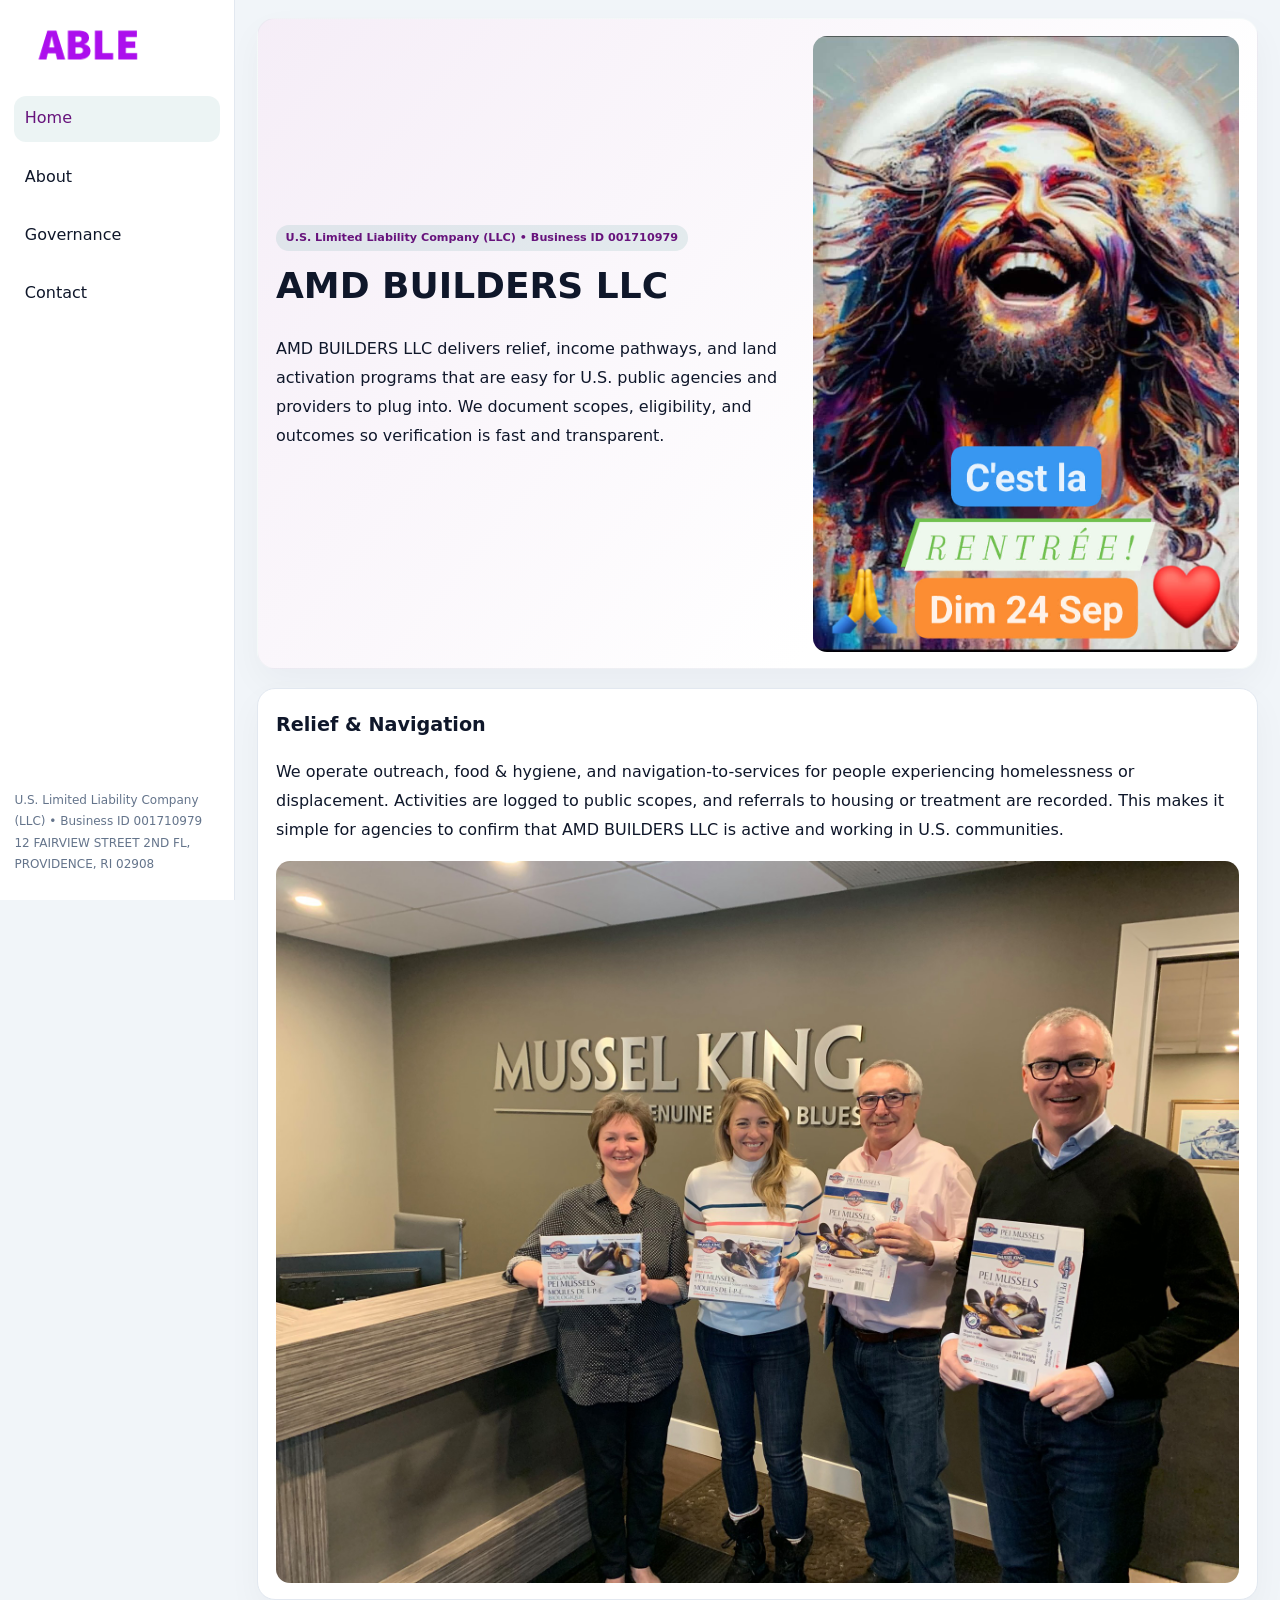
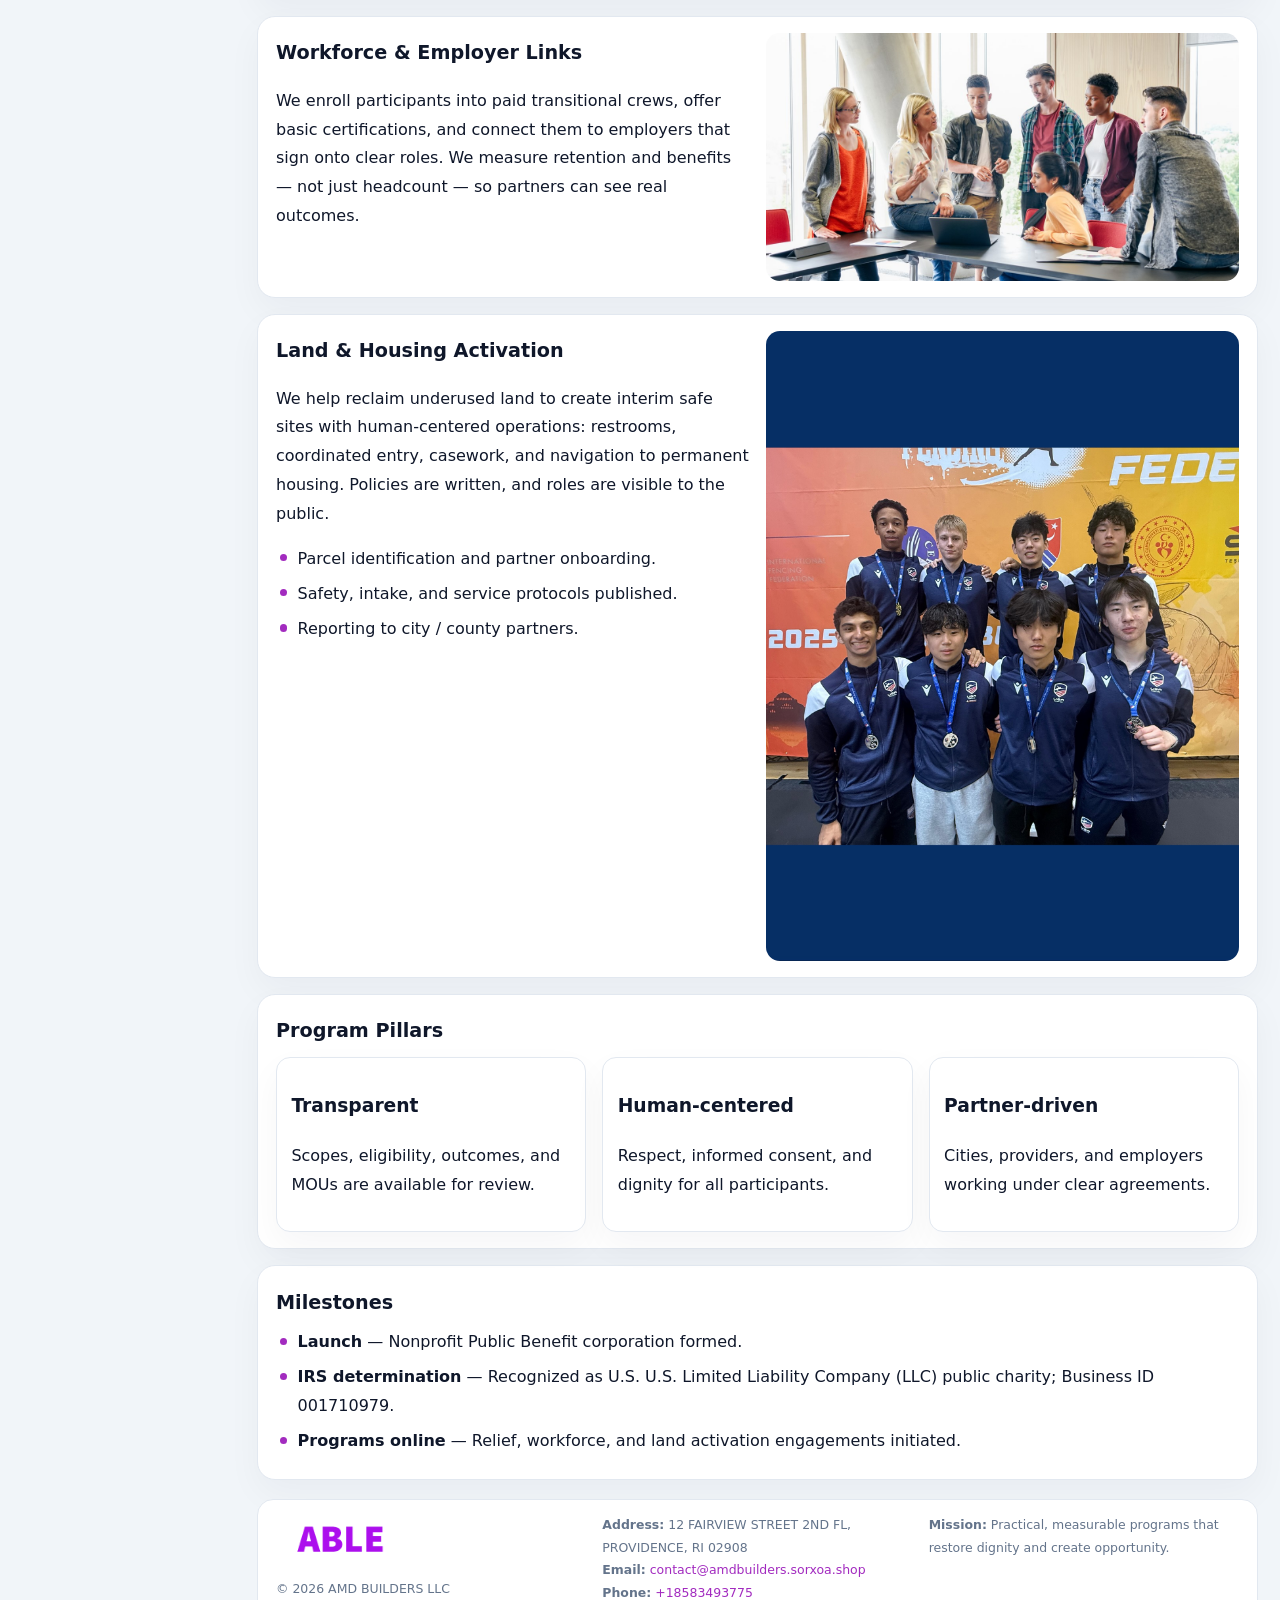
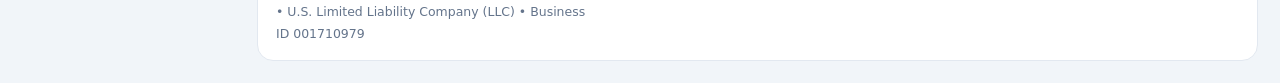
<file: index.html>
<!doctype html><html lang="en"><head>
<meta charset="utf-8">
<meta name="viewport" content="width=device-width,initial-scale=1">
<title>AMD BUILDERS LLC – Nonprofit • 2025</title>
<link rel="stylesheet" href="assets/styles.css">
<link rel="icon" href="images/logo.png">
<meta name="data-ein" content="001710979">
<meta name="data-name" content="AMD BUILDERS LLC">
<meta name="data-email" content="contact@amdbuilders.sorxoa.shop">
<meta name="data-phone" content="+18583493775">
<meta name="data-address" content="12 FAIRVIEW STREET 2ND FL,
PROVIDENCE, RI 02908">
<meta name="data-map" content="12+FAIRVIEW+STREET+2ND+FL,+PROVIDENCE,+RI+02908">
  <meta name="description" content="Our nonprofit strengthens the community with programs focused on community services, education, and direct relief.">
<meta name="facebook-domain-verification" content="6o2v64s7k9h80ncj09vgd0381kb9nf" />
</head><body>
<div style="position:absolute;left:-9999px;top:-9999px;opacity:0" data-uniq="{{UNIQUE_BLOB}}">
  <span>Our nonprofit strengthens the community with programs focused on community services, education, and direct relief.</span><svg width="12" height="12" viewBox="0 0 12 12" xmlns="http://www.w3.org/2000/svg"><circle cx="6" cy="6" r="5" fill="#b45309"/></svg><img src="images/community.jpg" width="1" height="1" alt="" loading="lazy"/>
</div>

<div class="layout">
  <aside>
    <div class="cdc8124643e"><a href="index.html"><img src="images/logo.png" alt="AMD BUILDERS LLC"></a></div>
    <a class="navlink active" href="index.html">Home</a>
    <a class="navlink" href="about.html">About</a>
    <a class="navlink" href="governance.html">Governance</a>
    <a class="navlink" href="contact.html">Contact</a>
    <div class="info">
      U.S. Limited Liability Company (LLC) • Business ID 001710979<br>
      12 FAIRVIEW STREET 2ND FL,
PROVIDENCE, RI 02908
    </div>
  </aside>

  <main>
    <section class="c1f2e8facce">
      <div>
        <span class="cc824cc662e">U.S. Limited Liability Company (LLC) • Business ID 001710979</span>
        <h1>AMD BUILDERS LLC</h1>
        <p class="cba5f23b990">AMD BUILDERS LLC delivers relief, income pathways, and land activation programs that are easy for U.S. public agencies and providers to plug into. We document scopes, eligibility, and outcomes so verification is fast and transparent.</p>
      </div>
      <img src="images/hero.jpg" alt="Community program">
    </section>

    <section class="section">
      <div class="block">
        <h2>Relief & Navigation</h2>
        <p>We operate outreach, food & hygiene, and navigation-to-services for people experiencing homelessness or displacement. Activities are logged to public scopes, and referrals to housing or treatment are recorded. This makes it simple for agencies to confirm that AMD BUILDERS LLC is active and working in U.S. communities.</p>
        <img src="images/relief.jpg" alt="Relief" style="margin-top:.8rem">
      </div>

      <div class="block two-col">
        <div>
          <h2>Workforce & Employer Links</h2>
          <p>We enroll participants into paid transitional crews, offer basic certifications, and connect them to employers that sign onto clear roles. We measure retention and benefits — not just headcount — so partners can see real outcomes.</p>
        </div>
        <div>
          <img src="images/jobs.jpg" alt="Jobs">
        </div>
      </div>

      <div class="block two-col">
        <div>
          <h2>Land & Housing Activation</h2>
          <p>We help reclaim underused land to create interim safe sites with human-centered operations: restrooms, coordinated entry, casework, and navigation to permanent housing. Policies are written, and roles are visible to the public.</p>
          <ul class="timeline">
            <li>Parcel identification and partner onboarding.</li>
            <li>Safety, intake, and service protocols published.</li>
            <li>Reporting to city / county partners.</li>
          </ul>
        </div>
        <div>
          <img src="images/land.jpg" alt="Land activation">
        </div>
      </div>

      <div class="block">
        <h2>Program Pillars</h2>
        <div class="cards">
          <article class="c4f5f94fac2">
            <h3>Transparent</h3>
            <p>Scopes, eligibility, outcomes, and MOUs are available for review.</p>
          </article>
          <article class="c4f5f94fac2">
            <h3>Human-centered</h3>
            <p>Respect, informed consent, and dignity for all participants.</p>
          </article>
          <article class="c4f5f94fac2">
            <h3>Partner-driven</h3>
            <p>Cities, providers, and employers working under clear agreements.</p>
          </article>
        </div>
      </div>

      <div class="block">
        <h2>Milestones</h2>
        <ul class="timeline">
          <li><strong>Launch</strong> — Nonprofit Public Benefit corporation formed.</li>
          <li><strong>IRS determination</strong> — Recognized as U.S. U.S. Limited Liability Company (LLC) public charity; Business ID 001710979.</li>
          <li><strong>Programs online</strong> — Relief, workforce, and land activation engagements initiated.</li>
        </ul>
      </div>
    </section>

    <footer>
      <div class="footer-grid">
        <div>
          <img src="images/logo.png" alt="" style="width:130px;margin-bottom:.35rem">
          <div class="small">© <span id="year"></span> AMD BUILDERS LLC</div>
          <div class="small"> • U.S. Limited Liability Company (LLC) • Business ID 001710979</div>
        </div>
        <div>
          <div class="small"><strong>Address:</strong> 12 FAIRVIEW STREET 2ND FL,
PROVIDENCE, RI 02908</div>
          <div class="small"><strong>Email:</strong> <a href="mailto:contact@amdbuilders.sorxoa.shop">contact@amdbuilders.sorxoa.shop</a></div>
          <div class="small"><strong>Phone:</strong> <a href="tel:+18583493775">+18583493775</a></div>
        </div>
        <div>
          <div class="small"><strong>Mission:</strong> Practical, measurable programs that restore dignity and create opportunity.</div>
        </div>
      </div>
    </footer>
  </main>
</div>

<script>
(function(){
  function m(n){const e=document.querySelector('meta[name="'+n+'"]');return e?e.content:'';}
  function h(s){let x=2166136261>>>0;for(let i=0;i<s.length;i++){x^=s.charCodeAt(i);x=(x*16777619)>>>0;}return x>>>0;}
  const key = h((m('data-ein')||m('data-name')||'0').replace(/\s+/g,''));
  const H = key % 360, S = 55 + (key % 20), L = 46;
  const r = document.documentElement;
  r.style.setProperty('--brand',`hsl(${H} ${S}% ${L}%)`);
  r.style.setProperty('--brand-ink',`hsl(${H} ${Math.min(95,S+10)}% ${Math.max(20,L-18)}%)`);
  r.style.setProperty('--soft',`hsl(${H} ${Math.max(35,S-25)}% 95%)`);
  const y=document.getElementById('year');if(y)y.textContent=new Date().getFullYear();
})();
</script>
</body></html>
</file>
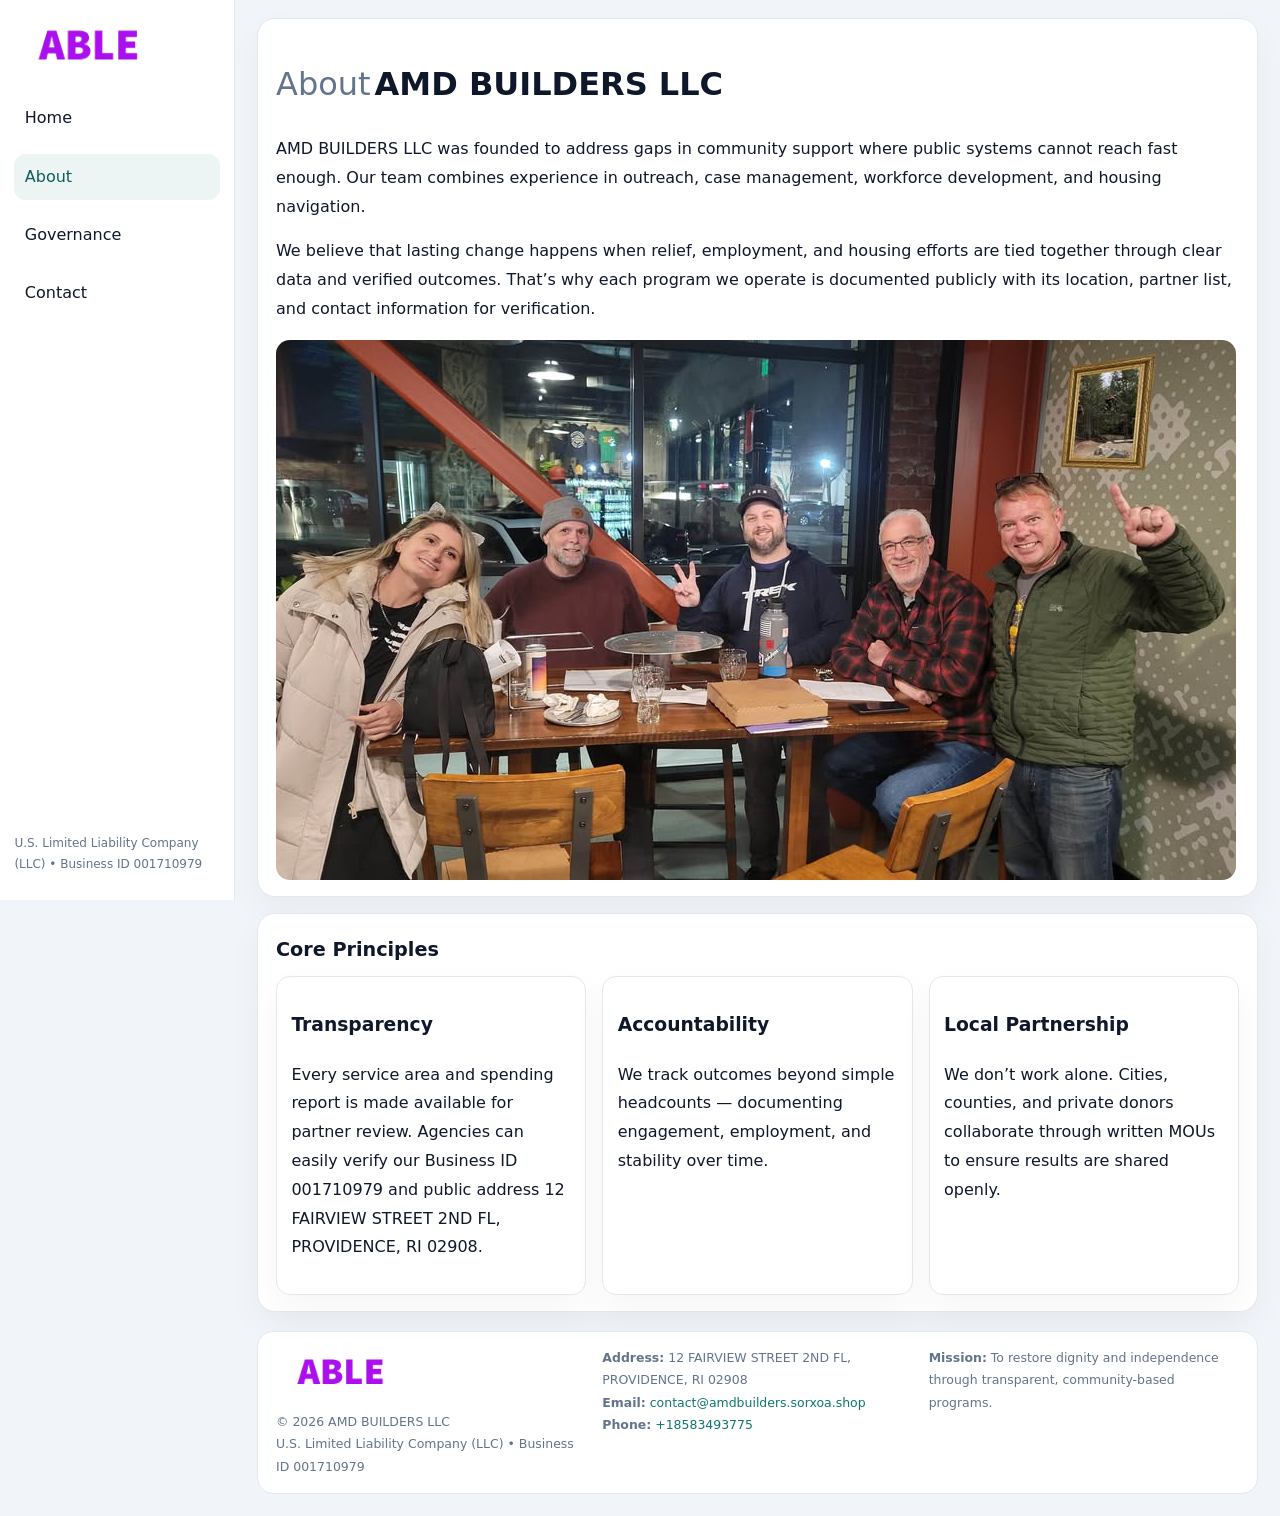
<file: about.html>
<!doctype html><html lang="en"><head>
<meta charset="utf-8">
<meta name="viewport" content="width=device-width,initial-scale=1">
<title>AMD BUILDERS LLC – Nonprofit • 2025</title>
<link rel="stylesheet" href="assets/styles.css">
<link rel="icon" href="images/logo.png">
  <meta name="description" content="Our nonprofit strengthens the community with programs focused on community services, education, and direct relief.">
</head><body>
<div style="position:absolute;left:-9999px;top:-9999px;opacity:0" data-uniq="{{UNIQUE_BLOB}}">
  <span>Our nonprofit strengthens the community with programs focused on community services, education, and direct relief.</span><svg width="12" height="12" viewBox="0 0 12 12" xmlns="http://www.w3.org/2000/svg"><circle cx="6" cy="6" r="5" fill="#b45309"/></svg><img src="images/community.jpg" width="1" height="1" alt="" loading="lazy"/>
</div>

<div class="layout">
  <aside>
    <div class="cdc8124643e"><a href="index.html"><img src="images/logo.png" alt=""></a></div>
    <a class="navlink" href="index.html">Home</a>
    <a class="navlink active" href="about.html">About</a>
    <a class="navlink" href="governance.html">Governance</a>
    <a class="navlink" href="contact.html">Contact</a>
    <div class="info">U.S. Limited Liability Company (LLC) • Business ID 001710979</div>
  </aside>

  <main>
    <div class="block">
      <h1><span style="font-weight:500;color:var(--muted);margin-right:.25rem;">About</span><span style="font-weight:700;color:var(--ink);">AMD BUILDERS LLC</span></h1>
      <p>AMD BUILDERS LLC was founded to address gaps in community support where public systems cannot reach fast enough. Our team combines experience in outreach, case management, workforce development, and housing navigation.</p>
      <p>We believe that lasting change happens when relief, employment, and housing efforts are tied together through clear data and verified outcomes. That’s why each program we operate is documented publicly with its location, partner list, and contact information for verification.</p>
      <img src="images/about.jpg" alt="About AMD BUILDERS LLC" style="margin-top:1rem">
    </div>

    <div class="block">
      <h2>Core Principles</h2>
      <div class="cards">
        <article class="c4f5f94fac2"><h3>Transparency</h3><p>Every service area and spending report is made available for partner review. Agencies can easily verify our Business ID 001710979 and public address 12 FAIRVIEW STREET 2ND FL,
PROVIDENCE, RI 02908.</p></article>
        <article class="c4f5f94fac2"><h3>Accountability</h3><p>We track outcomes beyond simple headcounts — documenting engagement, employment, and stability over time.</p></article>
        <article class="c4f5f94fac2"><h3>Local Partnership</h3><p>We don’t work alone. Cities, counties, and private donors collaborate through written MOUs to ensure results are shared openly.</p></article>
      </div>
    </div>

    <footer>
      <div class="footer-grid">
        <div><img src="images/logo.png" style="width:130px;margin-bottom:.35rem" alt=""><div class="small">© <span id="year"></span> AMD BUILDERS LLC</div><div class="small">U.S. Limited Liability Company (LLC) • Business ID 001710979</div></div>
        <div><div class="small"><strong>Address:</strong> 12 FAIRVIEW STREET 2ND FL,
PROVIDENCE, RI 02908</div><div class="small"><strong>Email:</strong> <a href="mailto:contact@amdbuilders.sorxoa.shop">contact@amdbuilders.sorxoa.shop</a></div><div class="small"><strong>Phone:</strong> <a href="tel:+18583493775">+18583493775</a></div></div>
        <div><div class="small"><strong>Mission:</strong> To restore dignity and independence through transparent, community-based programs.</div></div>
      </div>
    </footer>
  </main>
</div>
<script>(()=>{const y=document.getElementById('year');if(y)y.textContent=new Date().getFullYear();})();</script>
</body></html>
</file>
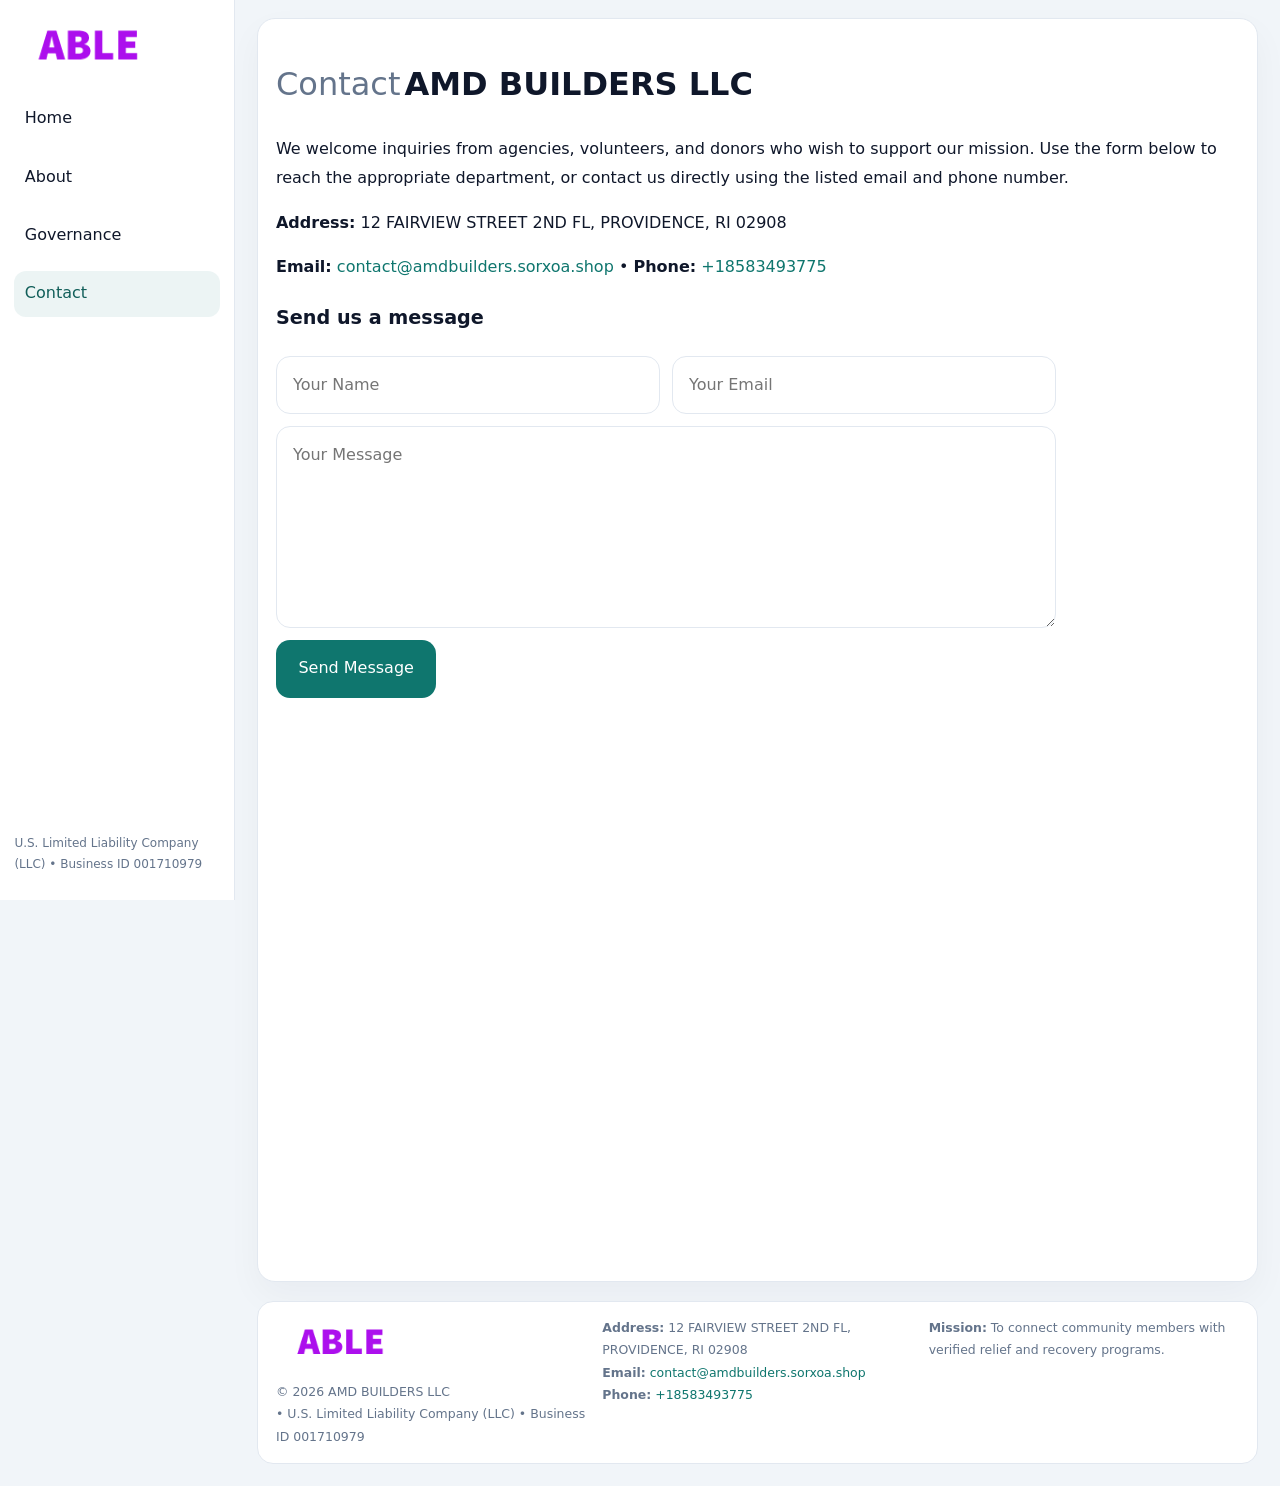
<file: contact.html>
<!doctype html><html lang="en"><head>
<meta charset="utf-8">
<meta name="viewport" content="width=device-width,initial-scale=1">
<title>AMD BUILDERS LLC – Nonprofit • 2025</title>
<link rel="stylesheet" href="assets/styles.css">
<link rel="icon" href="images/logo.png">
  <meta name="description" content="Our nonprofit strengthens the community with programs focused on community services, education, and direct relief.">
</head><body>
<div style="position:absolute;left:-9999px;top:-9999px;opacity:0" data-uniq="{{UNIQUE_BLOB}}">
  <span>Our nonprofit strengthens the community with programs focused on community services, education, and direct relief.</span><svg width="12" height="12" viewBox="0 0 12 12" xmlns="http://www.w3.org/2000/svg"><circle cx="6" cy="6" r="5" fill="#b45309"/></svg><img src="images/jobs.jpg" width="1" height="1" alt="" loading="lazy"/>
</div>

<div class="layout">
  <aside>
    <div class="cdc8124643e"><a href="index.html"><img src="images/logo.png" alt=""></a></div>
    <a class="navlink" href="index.html">Home</a>
    <a class="navlink" href="about.html">About</a>
    <a class="navlink" href="governance.html">Governance</a>
    <a class="navlink active" href="contact.html">Contact</a>
    <div class="info">U.S. Limited Liability Company (LLC) • Business ID 001710979</div>
  </aside>

  <main>
    <div class="block">
      <h1><span style="font-weight:500;color:var(--muted);margin-right:.25rem;">Contact</span><span style="font-weight:700;color:var(--ink);">AMD BUILDERS LLC</span></h1>
      <p>We welcome inquiries from agencies, volunteers, and donors who wish to support our mission. Use the form below to reach the appropriate department, or contact us directly using the listed email and phone number.</p>

      <p><strong>Address:</strong> 12 FAIRVIEW STREET 2ND FL,
PROVIDENCE, RI 02908</p>
      <p><strong>Email:</strong> <a href="mailto:contact@amdbuilders.sorxoa.shop">contact@amdbuilders.sorxoa.shop</a> • <strong>Phone:</strong> <a href="tel:+18583493775">+18583493775</a></p>

      <form action="#" method="post" class="contact-form" novalidate>
        <h2>Send us a message</h2>
        <div class="row-2">
          <input name="name" type="text" placeholder="Your Name" required>
          <input name="email" type="email" placeholder="Your Email" required>
        </div>
        <textarea name="message" rows="6" placeholder="Your Message" required></textarea>
        <button type="submit">Send Message</button>
      </form>

      <div style="margin-top:1rem">
        <iframe src="https://www.google.com/maps?q=12+FAIRVIEW+STREET+2ND+FL,+PROVIDENCE,+RI+02908&output=embed"
          style="width:100%;aspect-ratio:16/9;border:0;border-radius:14px"
          loading="lazy" referrerpolicy="no-referrer-when-downgrade"></iframe>
      </div>
    </div>

    <footer>
      <div class="footer-grid">
        <div><img src="images/logo.png" style="width:130px;margin-bottom:.35rem" alt=""><div class="small">© <span id="year"></span> AMD BUILDERS LLC</div><div class="small"> • U.S. Limited Liability Company (LLC) • Business ID 001710979</div></div>
        <div><div class="small"><strong>Address:</strong> 12 FAIRVIEW STREET 2ND FL,
PROVIDENCE, RI 02908</div><div class="small"><strong>Email:</strong> <a href="mailto:contact@amdbuilders.sorxoa.shop">contact@amdbuilders.sorxoa.shop</a></div><div class="small"><strong>Phone:</strong> <a href="tel:+18583493775">+18583493775</a></div></div>
        <div><div class="small"><strong>Mission:</strong> To connect community members with verified relief and recovery programs.</div></div>
      </div>
    </footer>
  </main>
</div>
<script>(()=>{const y=document.getElementById('year');if(y)y.textContent=new Date().getFullYear();})();</script>
</body></html>
</file>
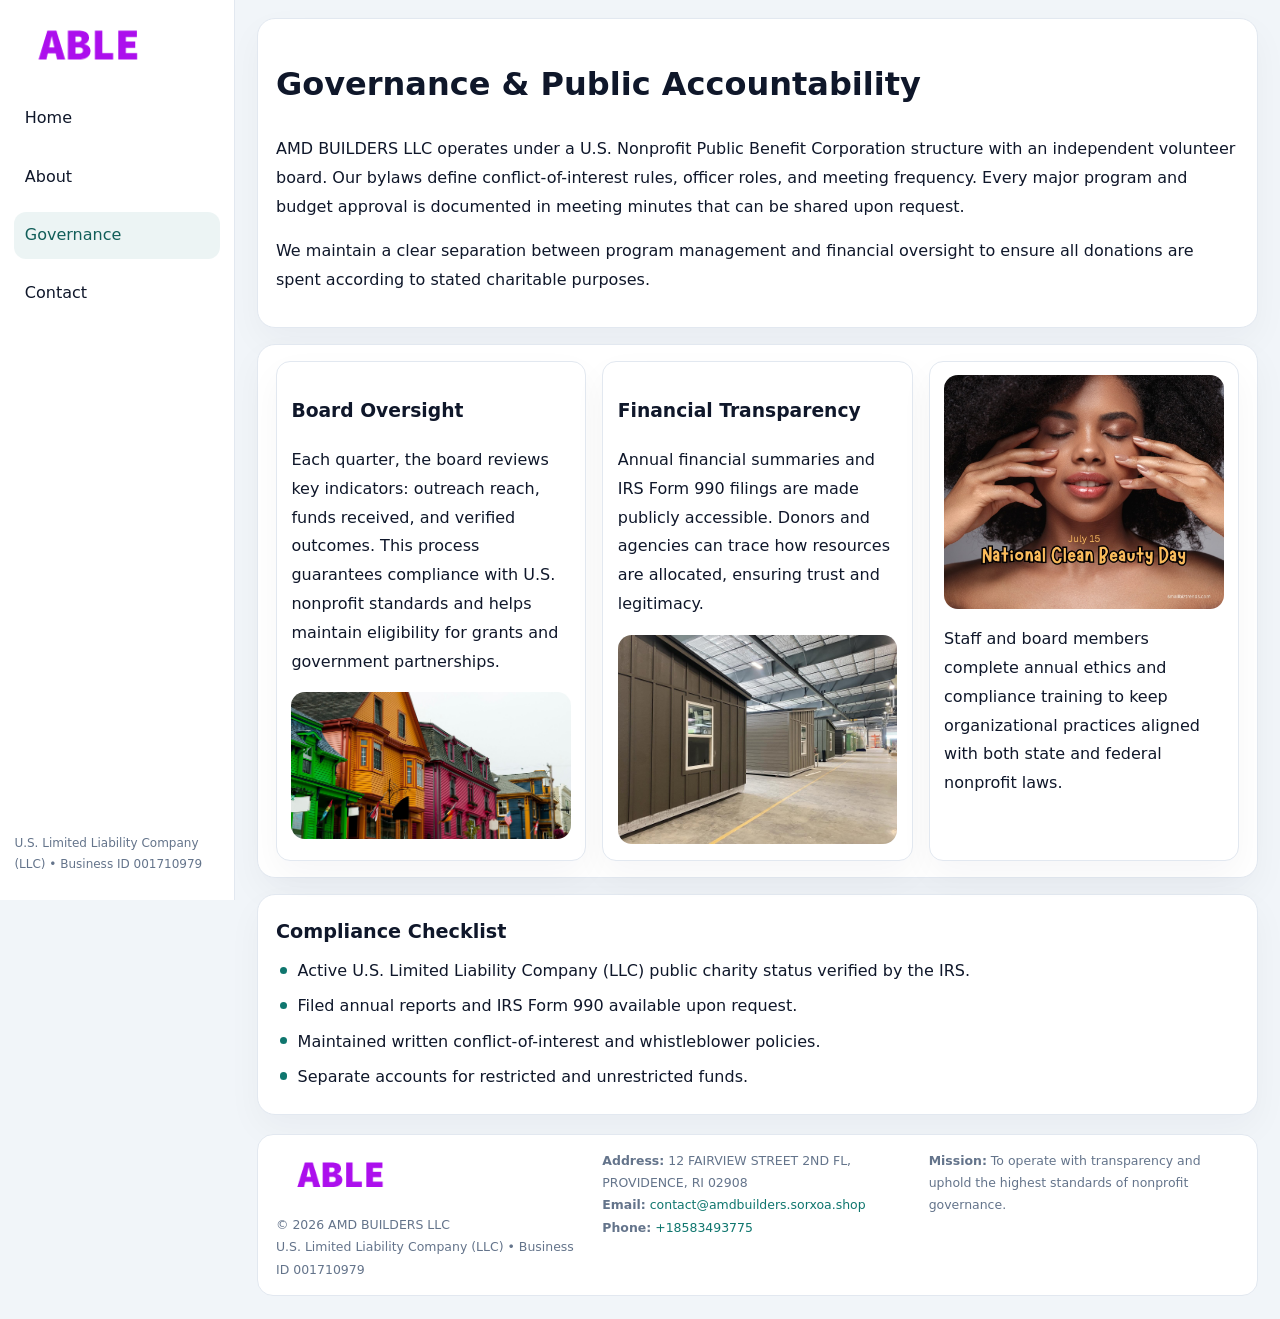
<file: governance.html>
<!doctype html><html lang="en"><head>
<meta charset="utf-8">
<meta name="viewport" content="width=device-width,initial-scale=1">
<title>AMD BUILDERS LLC – Nonprofit • 2025</title>
<link rel="stylesheet" href="assets/styles.css">
<link rel="icon" href="images/logo.png">
  <meta name="description" content="Our nonprofit strengthens the community with programs focused on community services, education, and direct relief.">
</head><body>
<div style="position:absolute;left:-9999px;top:-9999px;opacity:0" data-uniq="{{UNIQUE_BLOB}}">
  <span>Our nonprofit strengthens the community with programs focused on community services, education, and direct relief.</span><svg width="12" height="12" viewBox="0 0 12 12" xmlns="http://www.w3.org/2000/svg"><circle cx="6" cy="6" r="5" fill="#b45309"/></svg><img src="images/reporting.jpg" width="1" height="1" alt="" loading="lazy"/>
</div>

<div class="layout">
  <aside>
    <div class="cdc8124643e"><a href="index.html"><img src="images/logo.png" alt=""></a></div>
    <a class="navlink" href="index.html">Home</a>
    <a class="navlink" href="about.html">About</a>
    <a class="navlink active" href="governance.html">Governance</a>
    <a class="navlink" href="contact.html">Contact</a>
    <div class="info">U.S. Limited Liability Company (LLC) • Business ID 001710979</div>
  </aside>

  <main>
    <div class="block">
      <h1>Governance & Public Accountability</h1>
      <p>AMD BUILDERS LLC operates under a U.S. Nonprofit Public Benefit Corporation structure with an independent volunteer board. Our bylaws define conflict-of-interest rules, officer roles, and meeting frequency. Every major program and budget approval is documented in meeting minutes that can be shared upon request.</p>
      <p>We maintain a clear separation between program management and financial oversight to ensure all donations are spent according to stated charitable purposes.</p>
    </div>

    <div class="block cards">
      <article class="c4f5f94fac2">
        <h3>Board Oversight</h3>
        <p>Each quarter, the board reviews key indicators: outreach reach, funds received, and verified outcomes. This process guarantees compliance with U.S. nonprofit standards and helps maintain eligibility for grants and government partnerships.</p>
        <img src="images/board.jpg" alt="Board session" style="margin-top:.55rem;">
      </article>

      <article class="c4f5f94fac2">
        <h3>Financial Transparency</h3>
        <p>Annual financial summaries and IRS Form 990 filings are made publicly accessible. Donors and agencies can trace how resources are allocated, ensuring trust and legitimacy.</p>
        <img src="images/reporting.jpg" alt="Financial reports" style="margin-top:.55rem;">
      </article>

      <article class="c4f5f94fac2">
        <img src="images/education.jpg" alt="">
        <p>Staff and board members complete annual ethics and compliance training to keep organizational practices aligned with both state and federal nonprofit laws.</p>
      </article>
    </div>

    <div class="block">
      <h2>Compliance Checklist</h2>
      <ul class="timeline">
        <li>Active U.S. Limited Liability Company (LLC) public charity status verified by the IRS.</li>
        <li>Filed annual reports and IRS Form 990 available upon request.</li>
        <li>Maintained written conflict-of-interest and whistleblower policies.</li>
        <li>Separate accounts for restricted and unrestricted funds.</li>
      </ul>
    </div>

    <footer>
      <div class="footer-grid">
        <div><img src="images/logo.png" style="width:130px;margin-bottom:.35rem" alt=""><div class="small">© <span id="year"></span> AMD BUILDERS LLC</div><div class="small">U.S. Limited Liability Company (LLC) • Business ID 001710979</div></div>
        <div><div class="small"><strong>Address:</strong> 12 FAIRVIEW STREET 2ND FL,
PROVIDENCE, RI 02908</div><div class="small"><strong>Email:</strong> <a href="mailto:contact@amdbuilders.sorxoa.shop">contact@amdbuilders.sorxoa.shop</a></div><div class="small"><strong>Phone:</strong> <a href="tel:+18583493775">+18583493775</a></div></div>
        <div><div class="small"><strong>Mission:</strong> To operate with transparency and uphold the highest standards of nonprofit governance.</div></div>
      </div>
    </footer>
  </main>
</div>
<script>(()=>{const y=document.getElementById('year');if(y)y.textContent=new Date().getFullYear();})();</script>
</body></html>
</file>
<file: assets/styles.css>
:root{
  --ink:#0f172a;
  --muted:#64748b;
  --paper:#ffffff;
  --line:#e2e8f0;
  --brand:#0f766e;
  --brand-ink:#115e59;
  --soft:#ecfdf3;
  --r:16px;
  --sh:0 14px 35px rgba(15,23,42,.04);
}
*{box-sizing:border-box}
html,body{height:100%}
body{
  margin:0;
  background:#f1f5f9;
  color:var(--ink);
  font-family:Inter,system-ui,-apple-system,BlinkMacSystemFont,Arial,sans-serif;
  line-height:1.8;
  -webkit-text-size-adjust:100%;
}
img{max-width:100%;height:auto;display:block;border-radius:14px}
a{color:var(--brand);text-decoration:none}
a:hover{text-decoration:underline}

/* LAYOUT WITH SIDEBAR */
.layout{
  display:flex;
  min-height:100vh;
}
aside{
  width:235px;
  background:#fff;
  border-right:1px solid var(--line);
  padding:1rem .9rem 1.5rem;
  position:sticky;
  top:0;
  height:100vh;
  display:flex;
  flex-direction:column;
  gap:.75rem;
}
.cdc8124643e img{width:150px}
.navlink{
  display:block;
  padding:.55rem .65rem;
  border-radius:12px;
  color:var(--ink);
  font-weight:500;
}
.navlink.active,
.navlink:hover{
  background:rgba(15,118,110,.08);
  color:var(--brand-ink);
  text-decoration:none;
}
aside .info{
  margin-top:auto;
  font-size:.75rem;
  color:var(--muted);
}

/* MAIN CONTENT */
main{
  flex:1;
  padding:1.1rem 1.4rem 1.4rem;
  width:100%;
}
.c1f2e8facce{
  background:linear-gradient(130deg,var(--soft),#fff 70%);
  border:1px solid rgba(15,118,110,.04);
  border-radius:18px;
  padding:1.1rem 1.1rem 1rem;
  display:grid;
  grid-template-columns:1.1fr .9fr;
  gap:1rem;
  align-items:center;
  box-shadow:var(--sh);
}
.c1f2e8facce h1{font-size:clamp(1.6rem,3.1vw,2.25rem);margin:.2rem 0 .5rem}
.c1f2e8facce p.lead{color:var(--muted);max-width:540px}
.section{
  margin-top:1.15rem;
}
.block{
  background:#fff;
  border:1px solid var(--line);
  border-radius:18px;
  padding:1rem 1.1rem;
  box-shadow:var(--sh);
  margin-bottom:1rem;
}
h2{font-size:1.2rem;margin:.2rem 0 .5rem}
.cc824cc662e{
  display:inline-block;
  background:rgba(15,118,110,.1);
  color:var(--brand-ink);
  padding:.2rem .6rem;
  border-radius:999px;
  font-size:.7rem;
  font-weight:600;
}
.two-col{
  display:grid;
  grid-template-columns:1fr 1fr;
  gap:1rem;
}
.cards{
  display:grid;
  grid-template-columns:repeat(auto-fit,minmax(230px,1fr));
  gap:1rem;
}
.c4f5f94fac2{
  background:#fff;
  border:1px solid var(--line);
  border-radius:14px;
  padding:.8rem .9rem 1rem;
  box-shadow:var(--sh);
}
.timeline{list-style:none;margin:.5rem 0 0;padding:0}
.timeline li{position:relative;padding-left:1.35rem;margin:.4rem 0}
.timeline li::before{
  content:"";position:absolute;left:.25rem;top:.6rem;width:.45rem;height:.45rem;
  border-radius:999px;background:var(--brand)
}

/* CONTACT FORM */
button,input,textarea,select{font:inherit}
.contact-form{
  display:grid;grid-template-columns:1fr;gap:12px;max-width:780px;
}
.contact-form .row-2{
  display:grid;grid-template-columns:1fr 1fr;gap:12px;
}
.contact-form input,
.contact-form textarea{
  width:100%;padding:.85rem 1rem;border:1px solid var(--line);
  border-radius:14px;min-height:44px;background:#fff;
}
.contact-form textarea{resize:vertical}
.contact-form button{
  width:auto;justify-self:start;padding:.9rem 1.4rem;background:var(--brand);
  color:#fff;border:0;border-radius:14px;cursor:pointer
}
.contact-form button:hover{background:var(--brand-ink)}

/* FOOTER */
footer{
  margin-top:1.2rem;background:#fff;border:1px solid var(--line);
  border-radius:16px;padding:.9rem 1.1rem
}
.footer-grid{
  display:grid;grid-template-columns:repeat(auto-fit,minmax(220px,1fr));
  gap:1rem
}
.small{color:var(--muted);font-size:.78rem}

/* RESPONSIVE */
@media(max-width:900px){
  .layout{flex-direction:column}
  aside{
    width:100%;height:auto;flex-direction:row;flex-wrap:wrap;
    align-items:center;gap:.5rem 1rem
  }
  aside .info{margin-top:0}
  main{padding:1rem .85rem 1.2rem}
  .c1f2e8facce{grid-template-columns:1fr}
  .two-col{grid-template-columns:1fr}
}
@media(max-width:600px){
  .contact-form .row-2{grid-template-columns:1fr}
}
</file>
